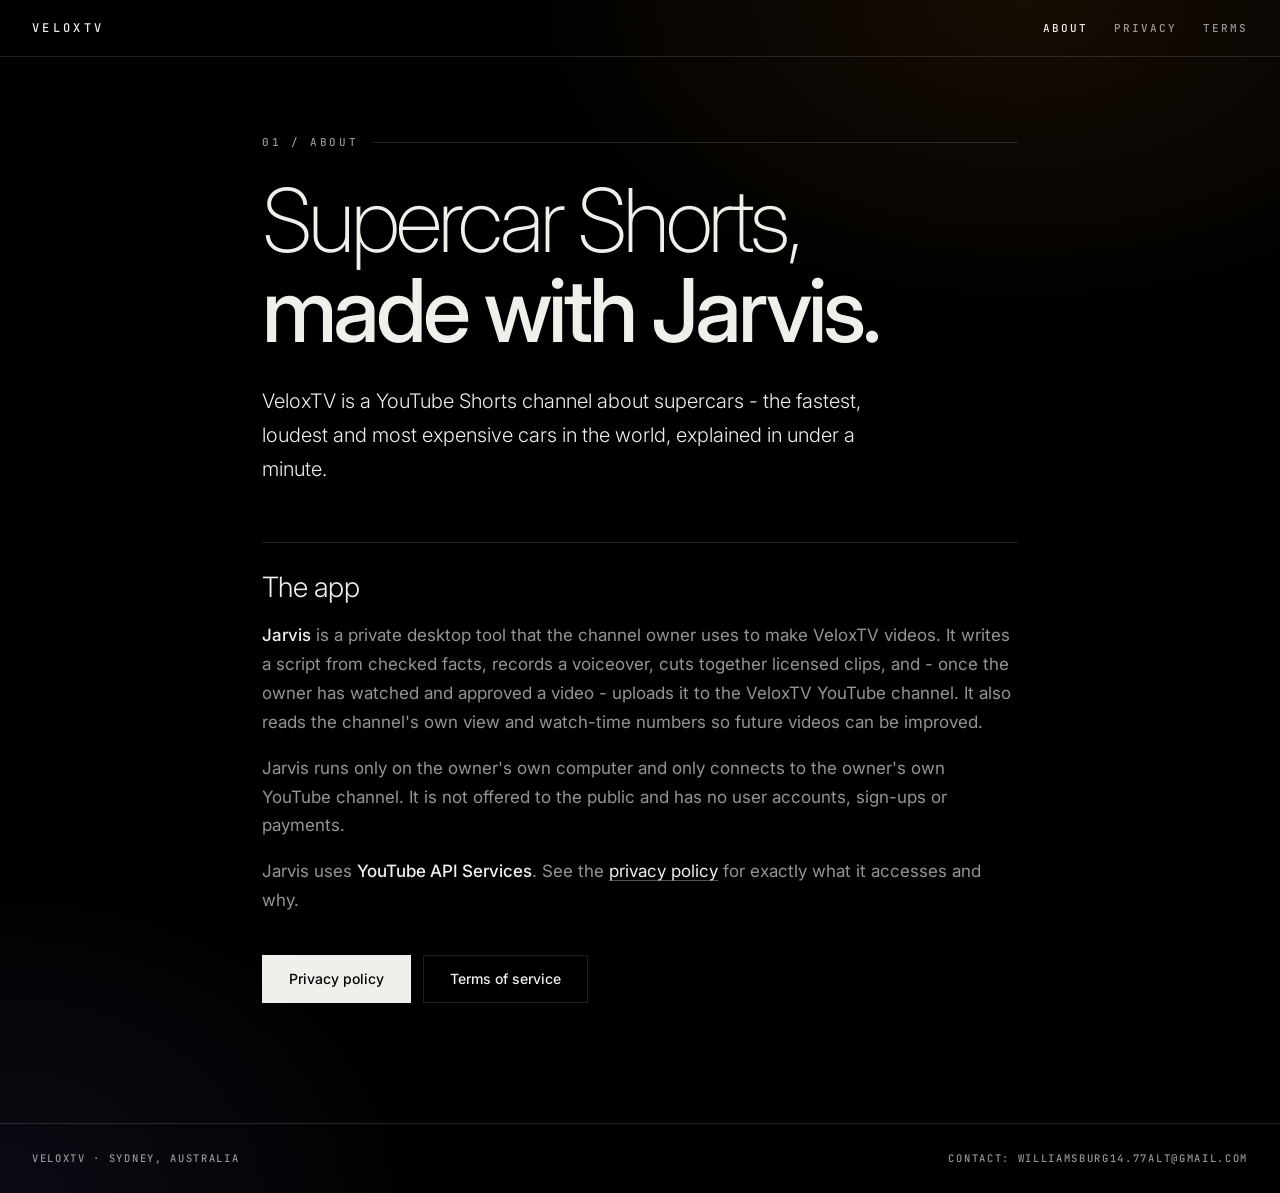
<file: index.html>
<!doctype html>
<html lang="en"><head><meta charset="utf-8"><meta name="viewport" content="width=device-width,initial-scale=1">
<title>VeloxTV - Supercar Shorts</title><meta name="description" content="VeloxTV makes short supercar videos for YouTube.">
<link rel="preconnect" href="https://fonts.googleapis.com"><link rel="preconnect" href="https://fonts.gstatic.com" crossorigin>
<link href="https://fonts.googleapis.com/css2?family=Inter:wght@200;300;400;500&family=JetBrains+Mono:wght@500&display=swap" rel="stylesheet">
<link rel="stylesheet" href="style.css"></head><body>
<header><a class="brand" href="index.html">VeloxTV</a>
<nav><a href="index.html" class="on">About</a><a href="privacy.html">Privacy</a><a href="terms.html">Terms</a></nav></header>
<main>

<div class="eyebrow">01 / About</div>
<h1>Supercar Shorts,<br><b>made with Jarvis.</b></h1>
<p class="lead">VeloxTV is a YouTube Shorts channel about supercars - the fastest, loudest and most expensive cars in the world, explained in under a minute.</p>
<h2>The app</h2>
<p><strong>Jarvis</strong> is a private desktop tool that the channel owner uses to make VeloxTV videos. It writes a script from checked facts,
records a voiceover, cuts together licensed clips, and - once the owner has watched and approved a video - uploads it to the
VeloxTV YouTube channel. It also reads the channel's own view and watch-time numbers so future videos can be improved.</p>
<p>Jarvis runs only on the owner's own computer and only connects to the owner's own YouTube channel. It is not offered to the public and
has no user accounts, sign-ups or payments.</p>
<p>Jarvis uses <strong>YouTube API Services</strong>. See the <a href="privacy.html">privacy policy</a> for exactly what it accesses and why.</p>
<div class="btns"><a class="btn solid" href="privacy.html">Privacy policy</a><a class="btn" href="terms.html">Terms of service</a></div>
</main>
<footer><span>VeloxTV &middot; Sydney, Australia</span><span>Contact: <a href="mailto:williamsburg14.77alt@gmail.com">williamsburg14.77alt@gmail.com</a></span></footer>
</body></html>
</file>
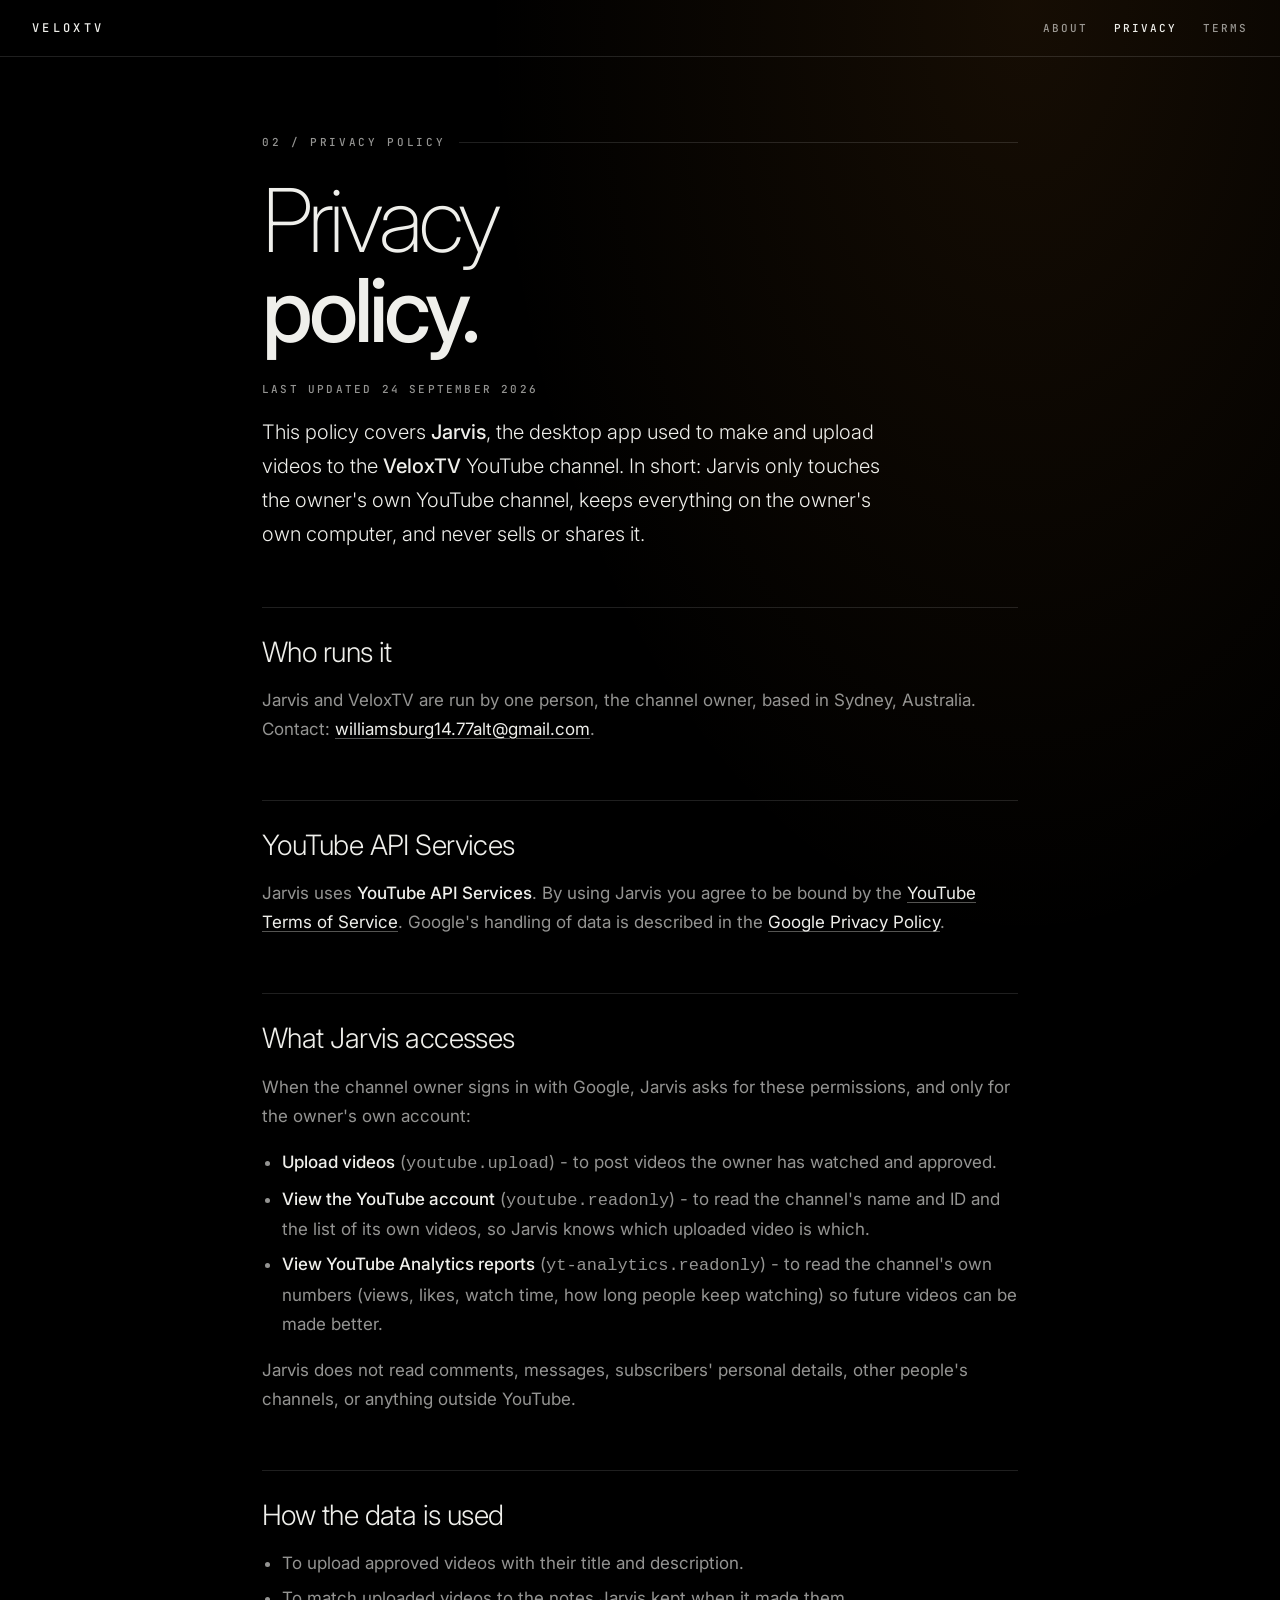
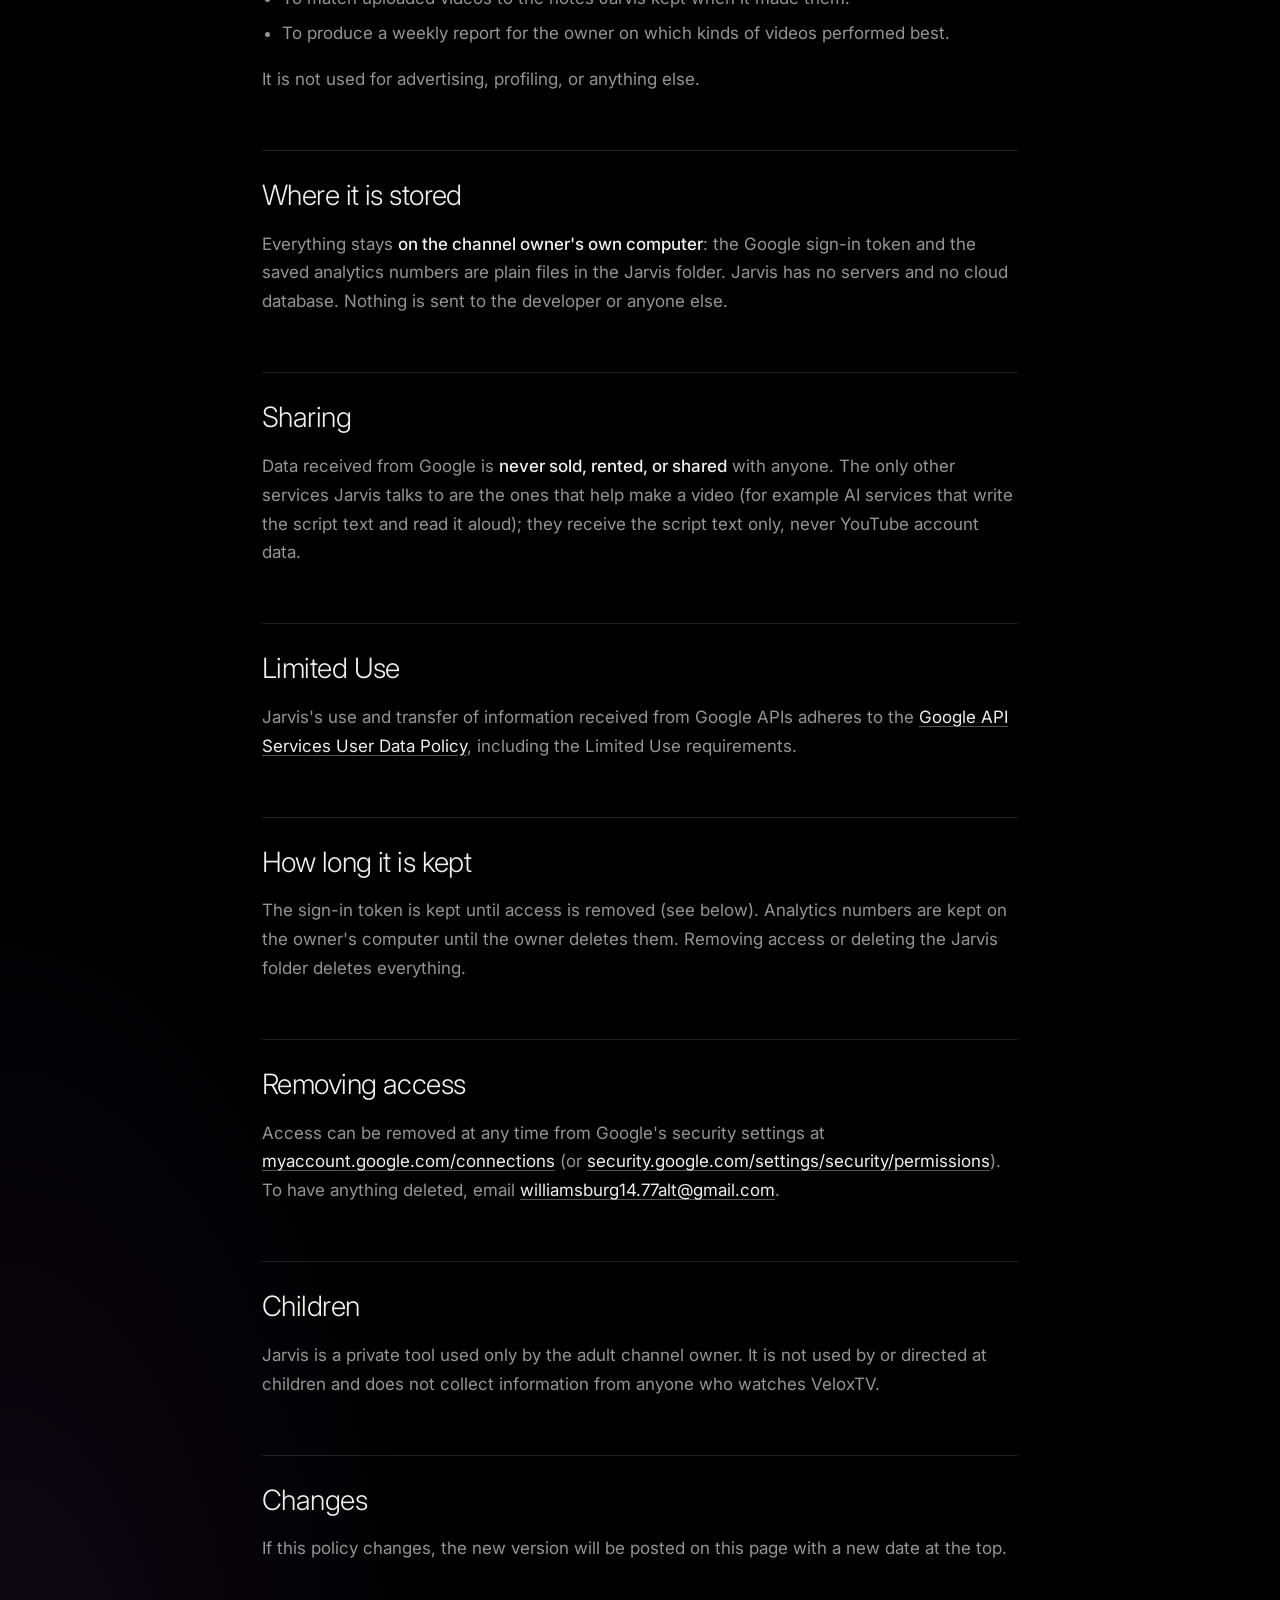
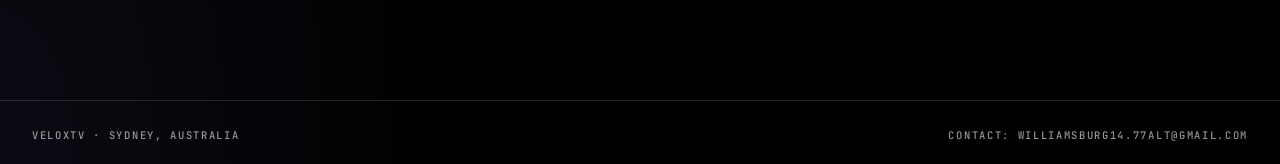
<file: privacy.html>
<!doctype html>
<html lang="en"><head><meta charset="utf-8"><meta name="viewport" content="width=device-width,initial-scale=1">
<title>Privacy Policy - VeloxTV / Jarvis</title><meta name="description" content="What the Jarvis app accesses on YouTube, why, and how to remove access.">
<link rel="preconnect" href="https://fonts.googleapis.com"><link rel="preconnect" href="https://fonts.gstatic.com" crossorigin>
<link href="https://fonts.googleapis.com/css2?family=Inter:wght@200;300;400;500&family=JetBrains+Mono:wght@500&display=swap" rel="stylesheet">
<link rel="stylesheet" href="style.css"></head><body>
<header><a class="brand" href="index.html">VeloxTV</a>
<nav><a href="index.html">About</a><a href="privacy.html" class="on">Privacy</a><a href="terms.html">Terms</a></nav></header>
<main>

<div class="eyebrow">02 / Privacy policy</div>
<h1>Privacy<br><b>policy.</b></h1>
<p class="meta">Last updated 24 September 2026</p>
<p class="lead">This policy covers <strong>Jarvis</strong>, the desktop app used to make and upload videos to the <strong>VeloxTV</strong> YouTube channel.
In short: Jarvis only touches the owner's own YouTube channel, keeps everything on the owner's own computer, and never sells or shares it.</p>

<h2>Who runs it</h2>
<p>Jarvis and VeloxTV are run by one person, the channel owner, based in Sydney, Australia. Contact: <a href="mailto:williamsburg14.77alt@gmail.com">williamsburg14.77alt@gmail.com</a>.</p>

<h2>YouTube API Services</h2>
<p>Jarvis uses <strong>YouTube API Services</strong>. By using Jarvis you agree to be bound by the
<a href="https://www.youtube.com/t/terms">YouTube Terms of Service</a>. Google's handling of data is described in the
<a href="https://policies.google.com/privacy">Google Privacy Policy</a>.</p>

<h2>What Jarvis accesses</h2>
<p>When the channel owner signs in with Google, Jarvis asks for these permissions, and only for the owner's own account:</p>
<ul>
<li><strong>Upload videos</strong> (<code>youtube.upload</code>) - to post videos the owner has watched and approved.</li>
<li><strong>View the YouTube account</strong> (<code>youtube.readonly</code>) - to read the channel's name and ID and the list of its own videos, so Jarvis knows which uploaded video is which.</li>
<li><strong>View YouTube Analytics reports</strong> (<code>yt-analytics.readonly</code>) - to read the channel's own numbers (views, likes, watch time, how long people keep watching) so future videos can be made better.</li>
</ul>
<p>Jarvis does not read comments, messages, subscribers' personal details, other people's channels, or anything outside YouTube.</p>

<h2>How the data is used</h2>
<ul>
<li>To upload approved videos with their title and description.</li>
<li>To match uploaded videos to the notes Jarvis kept when it made them.</li>
<li>To produce a weekly report for the owner on which kinds of videos performed best.</li>
</ul>
<p>It is not used for advertising, profiling, or anything else.</p>

<h2>Where it is stored</h2>
<p>Everything stays <strong>on the channel owner's own computer</strong>: the Google sign-in token and the saved analytics numbers are plain files in the Jarvis folder.
Jarvis has no servers and no cloud database. Nothing is sent to the developer or anyone else.</p>

<h2>Sharing</h2>
<p>Data received from Google is <strong>never sold, rented, or shared</strong> with anyone. The only other services Jarvis talks to are the ones that help make a video
(for example AI services that write the script text and read it aloud); they receive the script text only, never YouTube account data.</p>

<h2>Limited Use</h2>
<p>Jarvis's use and transfer of information received from Google APIs adheres to the
<a href="https://developers.google.com/terms/api-services-user-data-policy">Google API Services User Data Policy</a>, including the Limited Use requirements.</p>

<h2>How long it is kept</h2>
<p>The sign-in token is kept until access is removed (see below). Analytics numbers are kept on the owner's computer until the owner deletes them.
Removing access or deleting the Jarvis folder deletes everything.</p>

<h2>Removing access</h2>
<p>Access can be removed at any time from Google's security settings at
<a href="https://myaccount.google.com/connections">myaccount.google.com/connections</a>
(or <a href="https://security.google.com/settings/security/permissions">security.google.com/settings/security/permissions</a>).
To have anything deleted, email <a href="mailto:williamsburg14.77alt@gmail.com">williamsburg14.77alt@gmail.com</a>.</p>

<h2>Children</h2>
<p>Jarvis is a private tool used only by the adult channel owner. It is not used by or directed at children and does not collect information from anyone who watches VeloxTV.</p>

<h2>Changes</h2>
<p>If this policy changes, the new version will be posted on this page with a new date at the top.</p>
</main>
<footer><span>VeloxTV &middot; Sydney, Australia</span><span>Contact: <a href="mailto:williamsburg14.77alt@gmail.com">williamsburg14.77alt@gmail.com</a></span></footer>
</body></html>
</file>
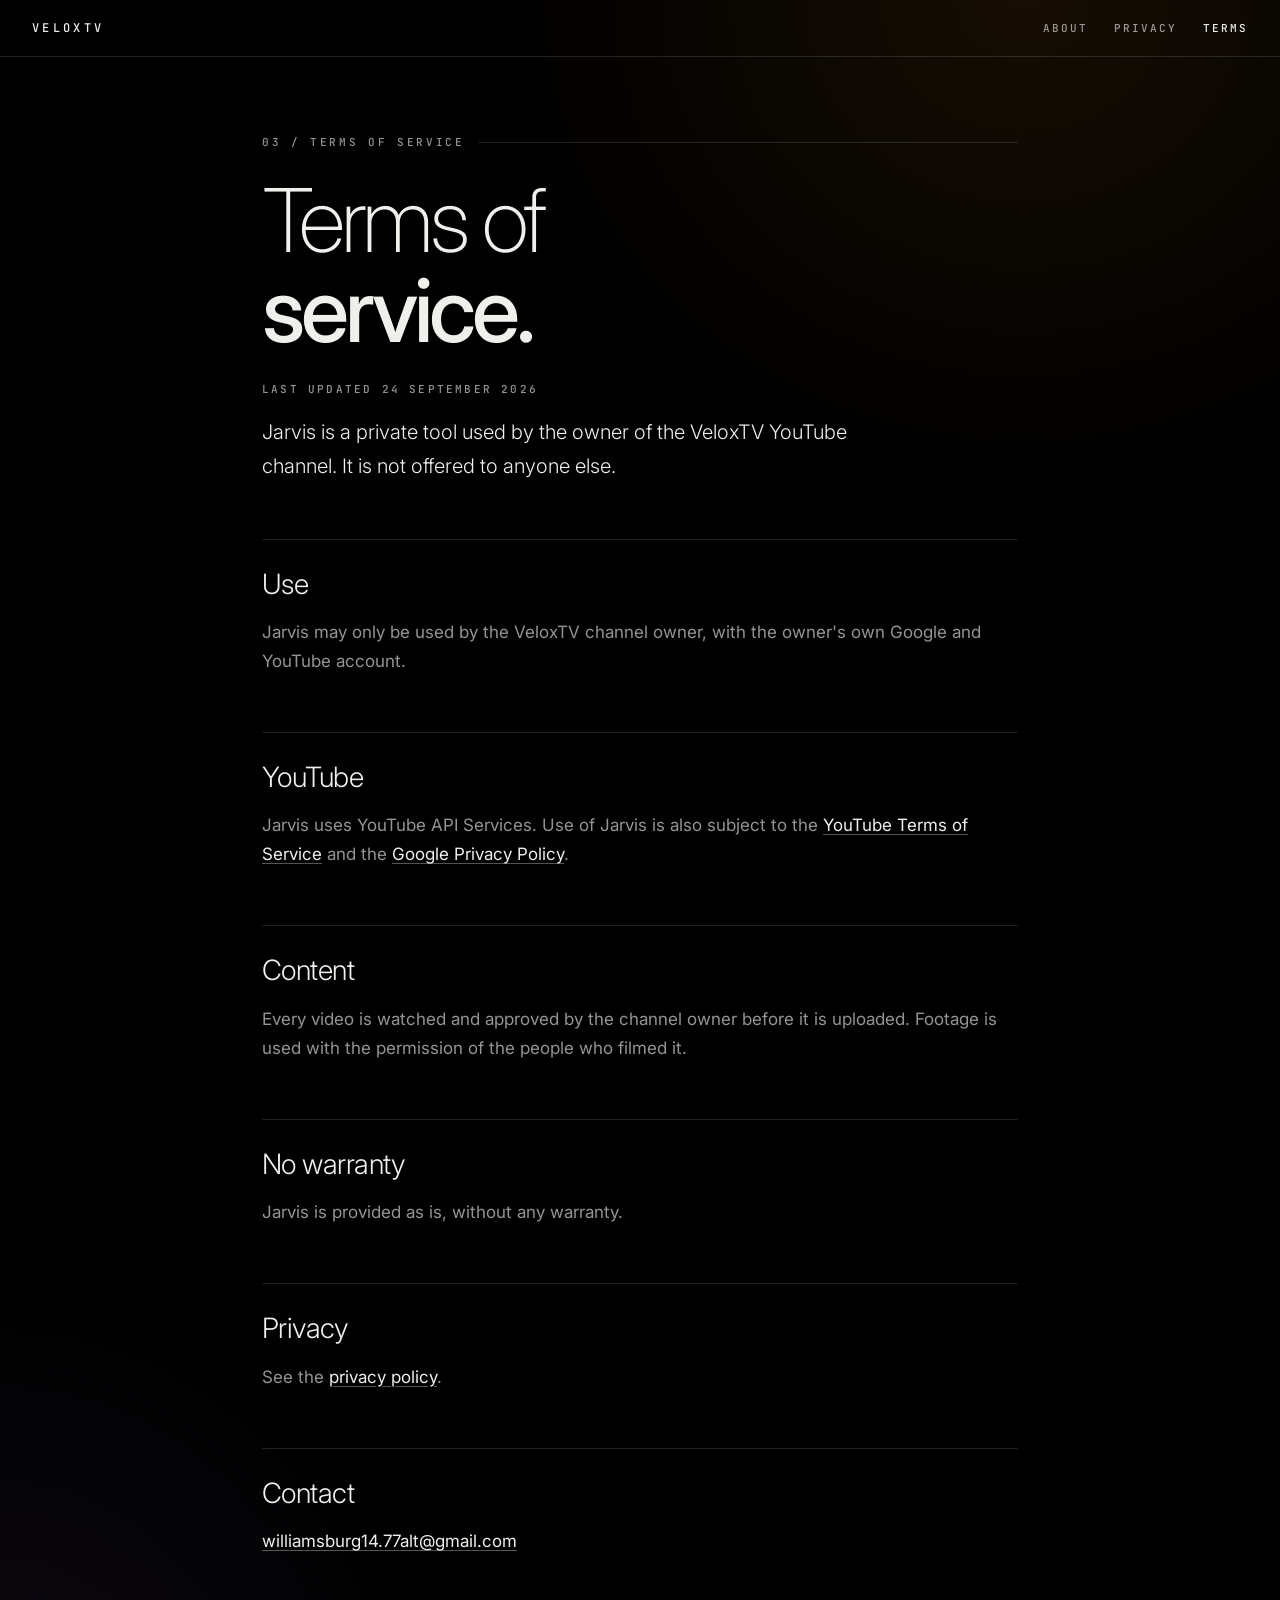
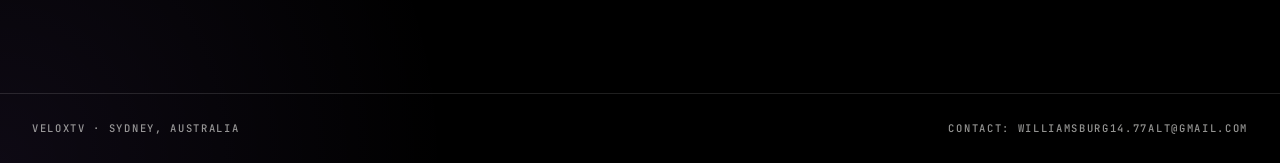
<file: terms.html>
<!doctype html>
<html lang="en"><head><meta charset="utf-8"><meta name="viewport" content="width=device-width,initial-scale=1">
<title>Terms of Service - VeloxTV / Jarvis</title><meta name="description" content="Terms for the Jarvis app used by VeloxTV.">
<link rel="preconnect" href="https://fonts.googleapis.com"><link rel="preconnect" href="https://fonts.gstatic.com" crossorigin>
<link href="https://fonts.googleapis.com/css2?family=Inter:wght@200;300;400;500&family=JetBrains+Mono:wght@500&display=swap" rel="stylesheet">
<link rel="stylesheet" href="style.css"></head><body>
<header><a class="brand" href="index.html">VeloxTV</a>
<nav><a href="index.html">About</a><a href="privacy.html">Privacy</a><a href="terms.html" class="on">Terms</a></nav></header>
<main>

<div class="eyebrow">03 / Terms of service</div>
<h1>Terms of<br><b>service.</b></h1>
<p class="meta">Last updated 24 September 2026</p>
<p class="lead">Jarvis is a private tool used by the owner of the VeloxTV YouTube channel. It is not offered to anyone else.</p>
<h2>Use</h2>
<p>Jarvis may only be used by the VeloxTV channel owner, with the owner's own Google and YouTube account.</p>
<h2>YouTube</h2>
<p>Jarvis uses YouTube API Services. Use of Jarvis is also subject to the <a href="https://www.youtube.com/t/terms">YouTube Terms of Service</a>
and the <a href="https://policies.google.com/privacy">Google Privacy Policy</a>.</p>
<h2>Content</h2>
<p>Every video is watched and approved by the channel owner before it is uploaded. Footage is used with the permission of the people who filmed it.</p>
<h2>No warranty</h2>
<p>Jarvis is provided as is, without any warranty.</p>
<h2>Privacy</h2>
<p>See the <a href="privacy.html">privacy policy</a>.</p>
<h2>Contact</h2>
<p><a href="mailto:williamsburg14.77alt@gmail.com">williamsburg14.77alt@gmail.com</a></p>
</main>
<footer><span>VeloxTV &middot; Sydney, Australia</span><span>Contact: <a href="mailto:williamsburg14.77alt@gmail.com">williamsburg14.77alt@gmail.com</a></span></footer>
</body></html>
</file>
<file: style.css>
:root { --bg: #000; --text: #efefeb; --dim: rgba(239,239,235,.62); --line: rgba(255,255,255,.12);
        --mono: 'JetBrains Mono', ui-monospace, Consolas, monospace; }
* { box-sizing: border-box; }
html { background: var(--bg); }
body { margin: 0; color: var(--text); font: 400 17px/1.7 'Inter', system-ui, sans-serif; -webkit-font-smoothing: antialiased;
  background: radial-gradient(60% 40% at 80% 0%, rgba(217,131,36,.10), transparent 70%),
              radial-gradient(50% 40% at 0% 100%, rgba(176,124,255,.08), transparent 70%), #000; min-height: 100vh; }
a { color: var(--text); text-underline-offset: 3px; text-decoration-color: rgba(239,239,235,.35); }
a:hover { text-decoration-color: var(--text); }
header { display: flex; justify-content: space-between; align-items: center; padding: 22px 32px; border-bottom: 1px solid var(--line); }
.brand { font: 500 12px/1 var(--mono); letter-spacing: .28em; text-transform: uppercase; text-decoration: none; }
nav { display: flex; gap: 26px; }
nav a { font: 500 11px/1 var(--mono); letter-spacing: .18em; text-transform: uppercase; color: var(--dim); text-decoration: none; }
nav a:hover, nav a.on { color: var(--text); }
main { max-width: 820px; margin: 0 auto; padding: 80px 32px 120px; }
.eyebrow { font: 500 11px/1 var(--mono); letter-spacing: .24em; text-transform: uppercase; color: var(--dim);
  display: flex; align-items: center; gap: 14px; margin-bottom: 28px; }
.eyebrow::after { content: ''; flex: 1; height: 1px; background: var(--line); }
h1 { font: 200 clamp(44px, 8vw, 88px)/1.02 'Inter', sans-serif; letter-spacing: -.045em; margin: 0 0 28px;
     animation: up .9s cubic-bezier(.16,1,.3,1) both; }
h1 b { font-weight: 500; }
h2 { font: 300 28px/1.2 'Inter', sans-serif; letter-spacing: -.02em; margin: 56px 0 14px; padding-top: 28px; border-top: 1px solid var(--line); }
p, li { color: var(--dim); }
p strong, li strong { color: var(--text); font-weight: 500; }
ul { padding-left: 20px; }
li { margin: 6px 0; }
.lead { font-size: 20px; color: var(--text); font-weight: 300; max-width: 640px; }
.meta { font: 500 11px/1 var(--mono); letter-spacing: .2em; text-transform: uppercase; color: var(--dim); }
.btns { display: flex; gap: 12px; flex-wrap: wrap; margin-top: 40px; }
.btn { font: 500 14px/1 'Inter', sans-serif; padding: 16px 26px; border: 1px solid var(--line); text-decoration: none; transition: all .35s cubic-bezier(.16,1,.3,1); }
.btn.solid { background: var(--text); color: #050505; border-color: var(--text); }
.btn:hover { background: var(--text); color: #050505; border-color: var(--text); }
.btn.solid:hover { background: transparent; color: var(--text); }
footer { border-top: 1px solid var(--line); padding: 26px 32px; display: flex; justify-content: space-between; flex-wrap: wrap; gap: 12px; }
footer span, footer a { font: 500 10.5px/1.6 var(--mono); letter-spacing: .16em; text-transform: uppercase; color: var(--dim); text-decoration: none; }
@keyframes up { from { opacity: 0; transform: translateY(16px); } to { opacity: 1; transform: none; } }
@media (prefers-reduced-motion: reduce) { h1 { animation: none; } }
@media (max-width: 600px) { header { flex-direction: column; gap: 16px; } main { padding-top: 48px; } }
</file>
